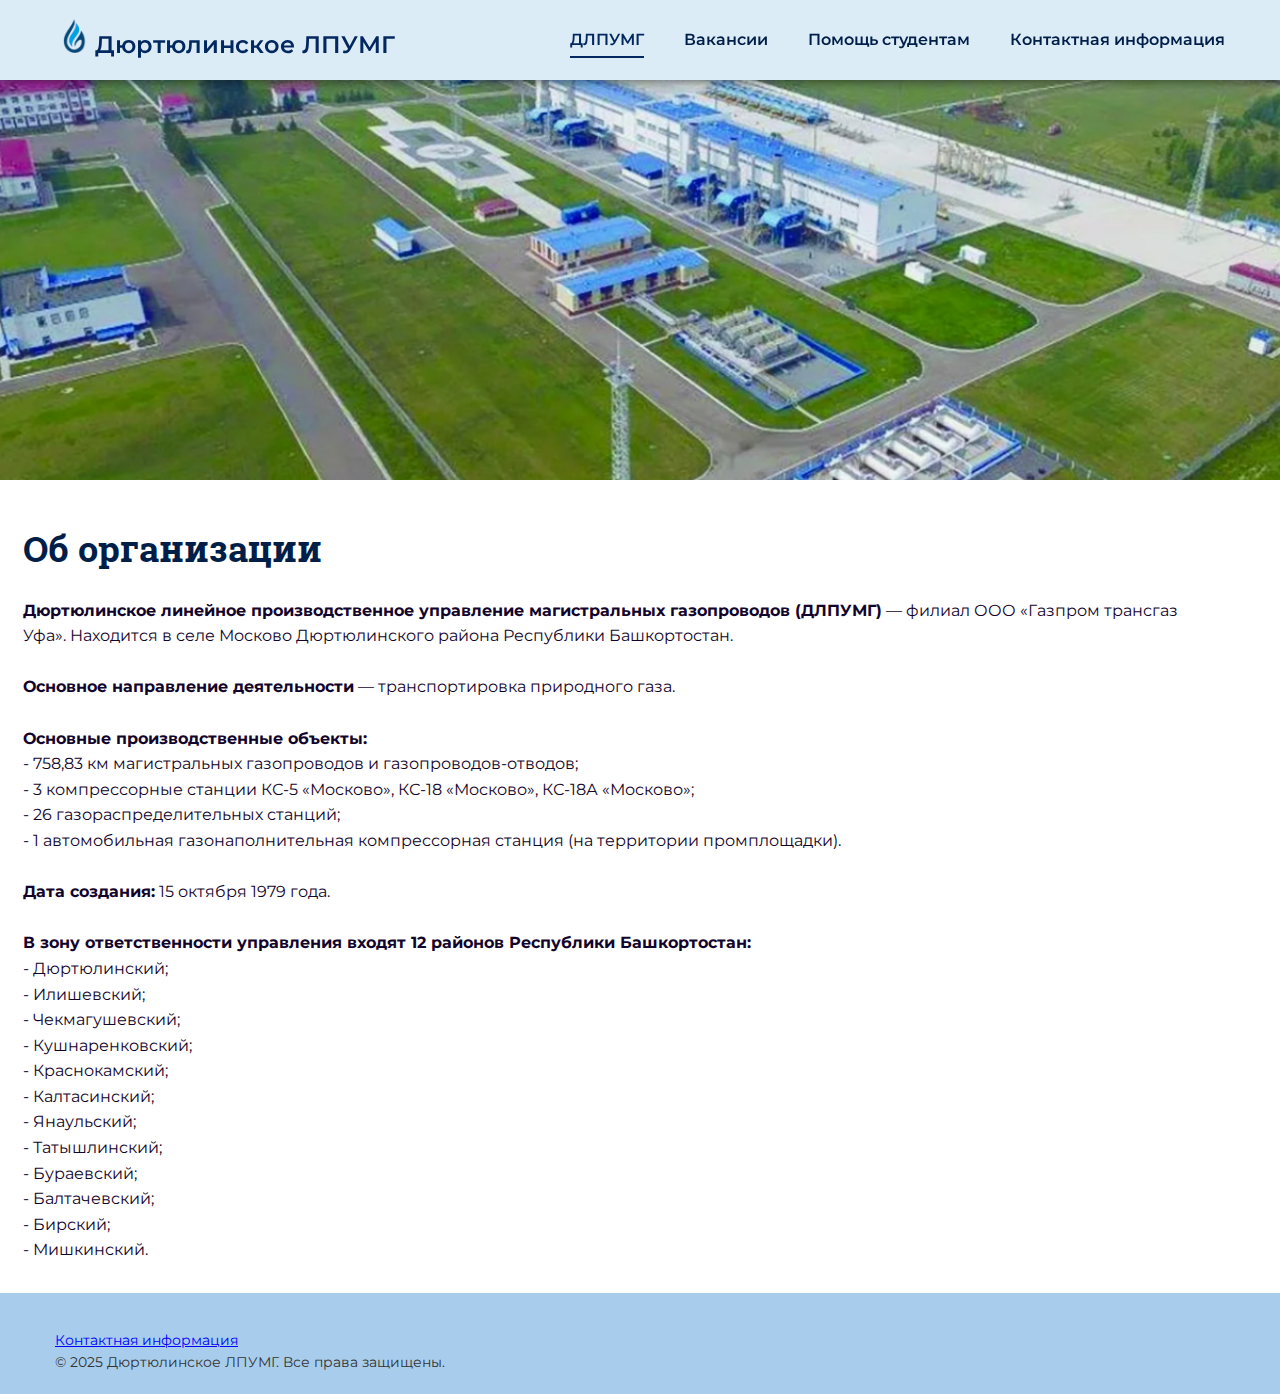
<file: index.html>
<!DOCTYPE html>
<html lang="ru">
<head>
    <meta charset="UTF-8">
    <meta name="viewport" content="width=device-width, initial-scale=1.0">
    <title>ДЛПУМГ</title>
    <link rel="icon" href="../images/logo_logo.png" type="image/x-icon">
    <link rel="stylesheet" href="css/style.css">  
    <link href="https://fonts.googleapis.com/css2?family=Montserrat:wght@400;600;700&family=Roboto+Slab:wght@300;400;700&display=swap" rel="stylesheet">
</head>
<body>
    <header class="header">
        <div class="container">
            <div class="header__inner">
                <div class="header__logo"><a href="index.html"><img src="../images/logo_logo.png" alt="foto" class="logo-image"/>Дюртюлинское ЛПУМГ</a></div>
                <nav class="nav">
                    <a class="nav__link active" href="index.html">ДЛПУМГ</a>
                    <a class="nav__link" href="vakanciya.html">Вакансии</a>
                    <a class="nav__link" href="student.html">Помощь студентам</a>
                    <a class="nav__link" href="about.html">Контактная информация</a>
                </nav>
            </div>
        </div>
        <div class="menu-toggle">
            <span></span>
            <span></span>
            <span></span>
        </div>                                                  
    </header>

    <div class="image-slider">
        <img src="./images/foto1.png" alt="foto" class="active">
        <img src="./images/foto2.png" alt="foto">
        <img src="./images/foto3.png" alt="foto">
    </div>

    <section id="content" class="section">
        <div class="container">
            <div class="section__header">
                <h2 class="section__title">Об организации</h2>
                <div class="section__text"><strong>Дюртюлинское линейное производственное управление магистральных газопроводов (ДЛПУМГ)</strong> — филиал ООО «Газпром трансгаз Уфа». 
                                            Находится в селе Москово Дюртюлинского района Республики Башкортостан.<br><br>
                                            <strong>Основное направление деятельности</strong> — транспортировка природного газа.<br><br>
                                            <strong>Основные производственные объекты:</strong><br>
                                            - 758,83 км магистральных газопроводов и газопроводов-отводов;<br>
                                            - 3 компрессорные станции КС-5 «Москово», КС-18 «Москово», КС-18А «Москово»;<br>
                                            - 26 газораспределительных станций;<br>
                                            - 1 автомобильная газонаполнительная компрессорная станция (на территории промплощадки).<br><br>
                                            <strong>Дата создания:</strong> 15 октября 1979 года.<br><br> 
                                            <strong>В зону ответственности управления входят 12 районов Республики Башкортостан:</strong><br>
                                            - Дюртюлинский;<br>
                                            - Илишевский;<br>
                                            - Чекмагушевский;<br>
                                            - Кушнаренковский;<br>
                                            - Краснокамский;<br>
                                            - Калтасинский;<br>
                                            - Янаульский;<br>
                                            - Татышлинский;<br>
                                            - Бураевский;<br>
                                            - Балтачевский;<br>
                                            - Бирский;<br>
                                            - Мишкинский.
                </div>
            </div>
        </div>
    </section>
    
    <footer class="footer">
        <div class="container">
            <div class="copyright">
                <a class="fotter_a" href="about.html">Контактная информация</a><br>
                © 2025 Дюртюлинское ЛПУМГ. Все права защищены.
            </div>
        </div>
    </footer>

    <script>
        document.addEventListener('DOMContentLoaded', () => {
        const slides = document.querySelectorAll('.image-slider img');
        let currentSlide = 0;
        const totalSlides = slides.length;
        setInterval(() => {
        slides[currentSlide].classList.remove('active');
        currentSlide = (currentSlide + 1) % totalSlides;
        slides[currentSlide].classList.add('active');
        }, 2000);
        });

        const menuToggle = document.querySelector('.menu-toggle');
        const nav = document.querySelector('.nav');
        menuToggle.addEventListener('click', () => {
            menuToggle.classList.toggle('active');
            nav.classList.toggle('active');
        });
      </script>
</body>
</html>
</file>
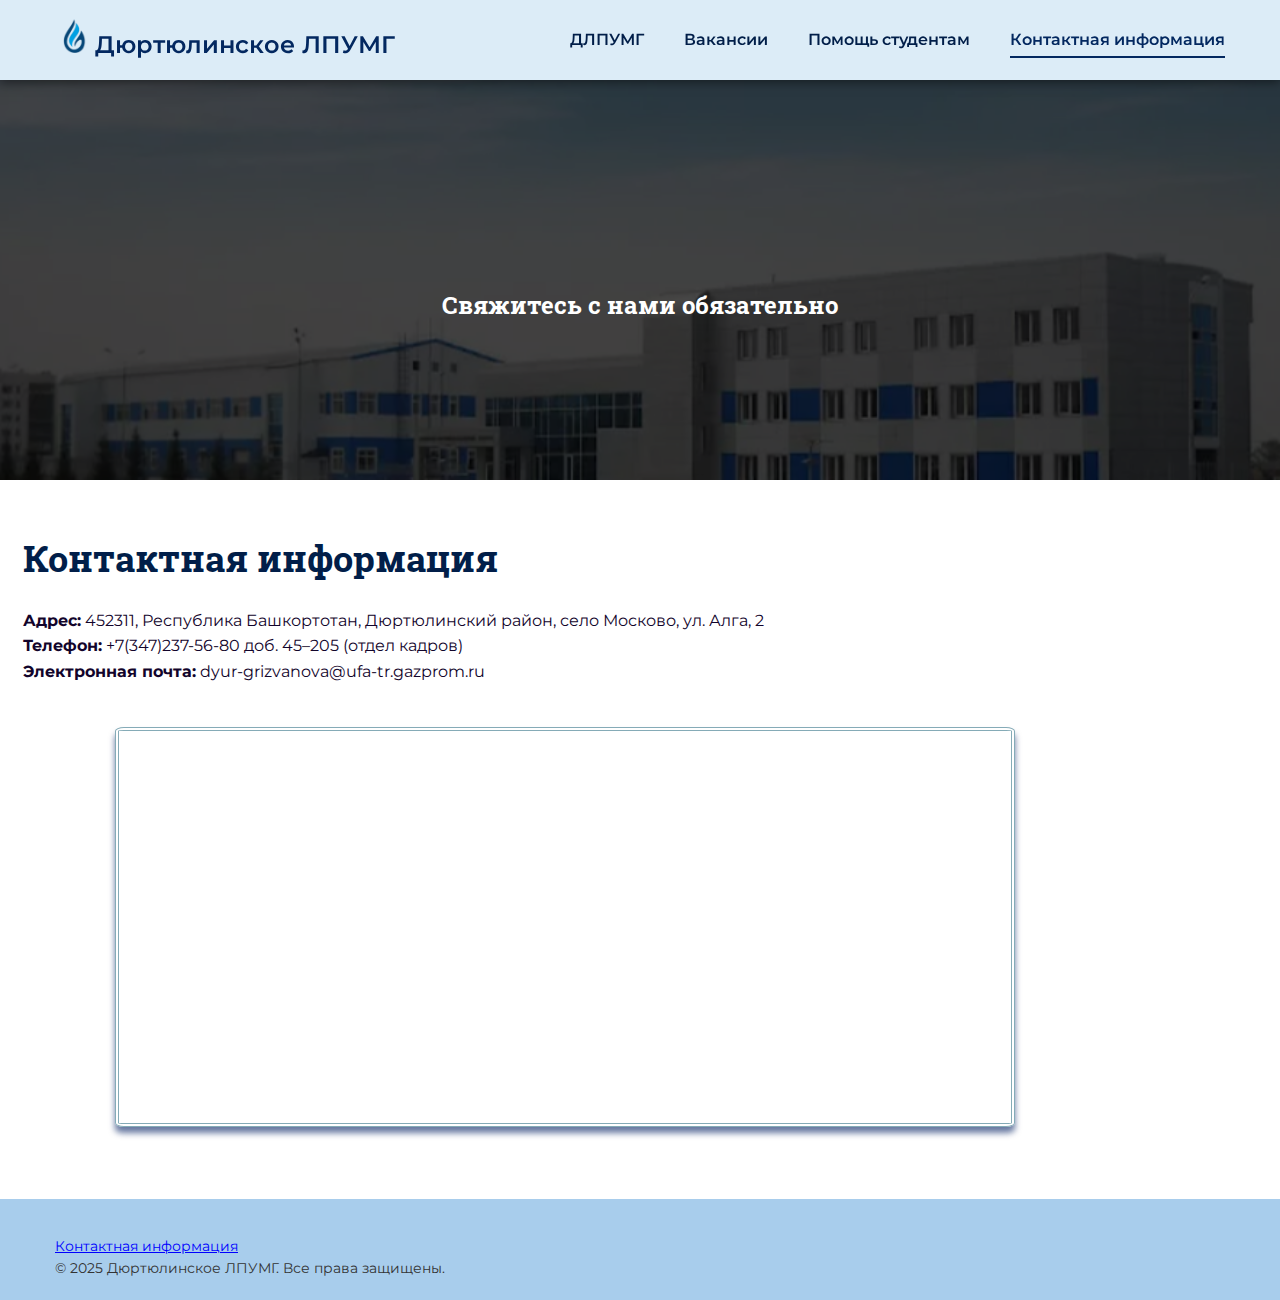
<file: about.html>
<!DOCTYPE html>
<html lang="ru">
<head>
    <meta charset="UTF-8">
    <meta name="viewport" content="width=device-width, initial-scale=1.0">
    <title>Контактная информация</title>
    <link rel="icon" href="../images/logo_logo.png" type="image/x-icon">
    <link rel="stylesheet" href="css/style.css">
    <link href="https://fonts.googleapis.com/css2?family=Montserrat:wght@400;600;700&family=Roboto+Slab:wght@300;400;700&display=swap" rel="stylesheet">
</head>
<body>
    <header class="header">
        <div class="container">
            <div class="header__inner">
                <div class="header__logo"><a href="index.html"><img src="../images/logo_logo.png" alt="foto" class="logo-image"/>Дюртюлинское ЛПУМГ</a></div>
                <nav class="nav">
                    <a class="nav__link" href="index.html">ДЛПУМГ</a>
                    <a class="nav__link" href="vakanciya.html">Вакансии</a>
                    <a class="nav__link" href="student.html">Помощь студентам</a>
                    <a class="nav__link active" href="about.html">Контактная информация</a>
                </nav>
            </div>
        </div>
        <div class="menu-toggle">
            <span></span>
            <span></span>
            <span></span>
        </div>
    </header>

    <div class="page-intro" style="background-image: url('./images/foto6.png');">
        <div class="container">
            <div class="page-intro__inner">
                <h1 class="page-intro__title">Свяжитесь с нами обязательно</h1>
            </div>
        </div>
    </div>

    <section id="content" class="section">
        <div class="container">
            <div class="section__header">
                <h3 class="section__title">Контактная информация</h3>
                    <div class="section__text">
                        <strong>Адрес:</strong> 452311, Республика Башкортотан, Дюртюлинский район, село Москово, ул. Алга, 2<br>
                        <strong>Телефон:</strong> +7(347)237-56-80 доб. 45–205 (отдел кадров)<br>
                        <strong>Электронная почта:</strong> dyur-grizvanova@ufa-tr.gazprom.ru
                    </div>
            </div>
        </div>
    </section>

    <iframe class="iframe" src="https://yandex.ru/map-widget/v1/?um=constructor%3Abe47da9e3aa7ea168752e49426980d02ad2462006470fb3bc783b651e126b3b0&amp;source=constructor" width="900" height="400"></iframe>    
  
    <footer class="footer">
        <div class="container">
            <div class="copyright">
                <a class="fotter_a" href="about.html">Контактная информация</a><br>
                © 2025 Дюртюлинское ЛПУМГ. Все права защищены.
            </div>
        </div>
    </footer>

    <script>
        // Гамбургер меню
        const menuToggle = document.querySelector('.menu-toggle');
        const nav = document.querySelector('.nav');
        
        menuToggle.addEventListener('click', () => {
            menuToggle.classList.toggle('active');
            nav.classList.toggle('active');
        });
    </script>
    
</body>
</html>
</file>
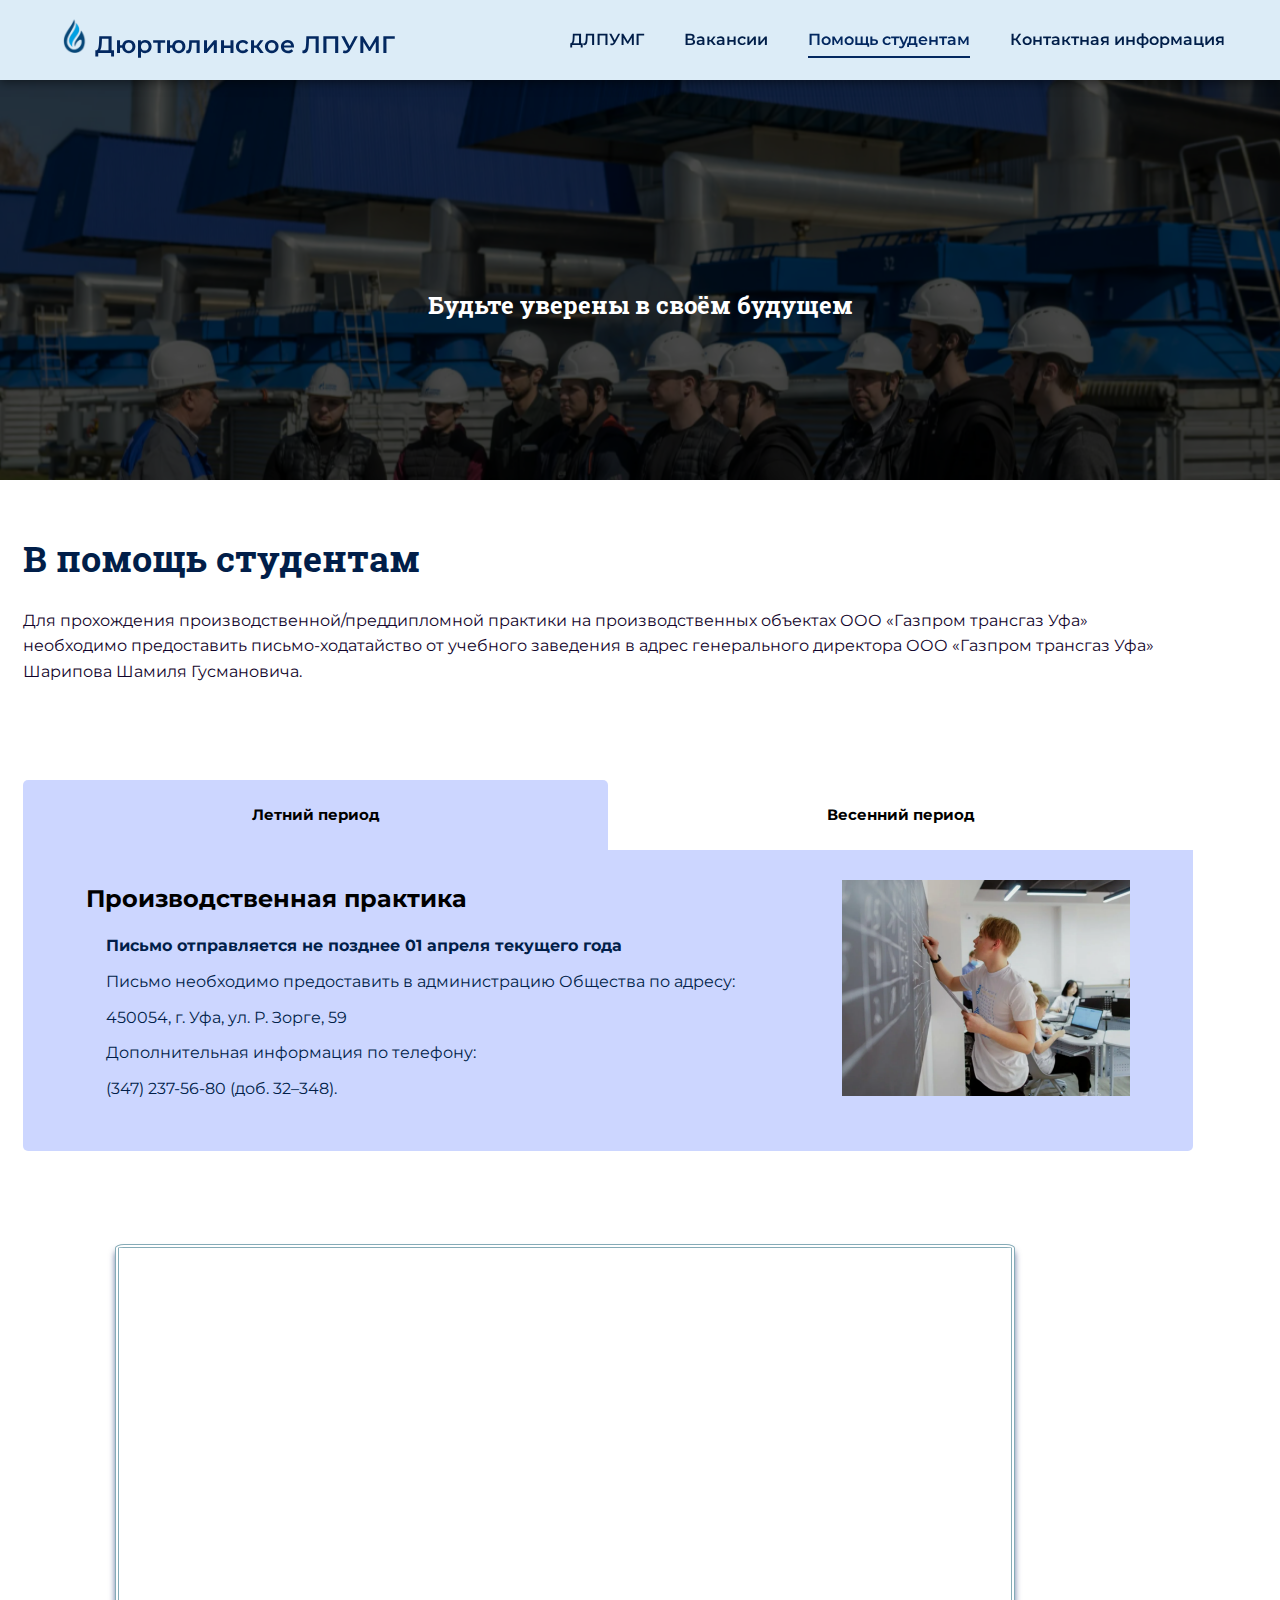
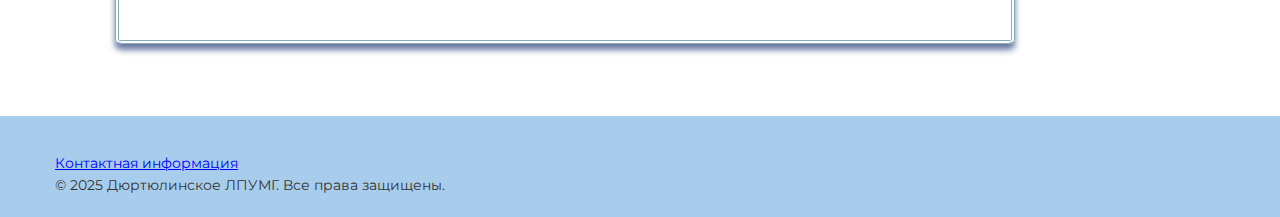
<file: student.html>
<!DOCTYPE html>
<html lang="ru">
<head>
    <meta charset="UTF-8">
    <meta name="viewport" content="width=device-width, initial-scale=1.0">
    <title>Помощь студентам</title>
    <link rel="icon" href="../images/logo_logo.png" type="image/x-icon">
    <link rel="stylesheet" href="css/style.css">
    <link href="https://fonts.googleapis.com/css2?family=Montserrat:wght@400;600;700&family=Roboto+Slab:wght@300;400;700&display=swap" rel="stylesheet">
</head>
<body>
    <header class="header">
        <div class="container">
            <div class="header__inner">
                <div class="header__logo"><a href="index.html"><img src="../images/logo_logo.png" alt="foto" class="logo-image"/>Дюртюлинское ЛПУМГ</a></div>
                <nav class="nav">
                    <a class="nav__link" href="index.html">ДЛПУМГ</a>
                    <a class="nav__link" href="vakanciya.html">Вакансии</a>
                    <a class="nav__link active" href="student.html">Помощь студентам</a>
                    <a class="nav__link" href="about.html">Контактная информация</a>
                </nav>
            </div>
        </div>
        <div class="menu-toggle">
            <span></span>
            <span></span>
            <span></span>
        </div>
    </header>

    <div class="page-intro" style="background-image: url(./images/foto5.png)">
        <div class="container">
            <div class="page-intro__inner" >
                <h1 class="page-intro__title">Будьте уверены в своём будущем</h1>
            </div>
        </div>
    </div>

    <section id="content" class="section">
        <div class="container">
            <div class="section__header">
                <h2 class="section__title">В помощь студентам</h2>
                <div class="section__text">Для прохождения производственной/преддипломной практики на производственных объектах ООО «Газпром трансгаз Уфа» 
                                            необходимо предоставить письмо-ходатайство от учебного заведения в адрес генерального директора 
                                            ООО «Газпром трансгаз Уфа» Шарипова Шамиля Гусмановича.<br><br>

                </div>
            </div>
        </div>
    </section>

    <section class="section">
        <div class="container">
            <div class="tabs">
                <button class="tab-btn active" data-tab="deposits"><strong>Летний период</strong></button>
                <button class="tab-btn" data-tab="credits"><strong>Весенний период</strong></button>
            </div>
            <div class="tab-content active" id="deposits">
                <div class="tab-content-description">
                    <h2>Производственная практика</h2>
                    <ul>
                        <li><strong>Письмо отправляется не позднее 01 апреля текущего года</strong></li>
                        <li>Письмо необходимо предоставить в администрацию Общества по адресу:</li>
                        <li>450054, г. Уфа, ул. Р. Зорге, 59</li>
                        <li>Дополнительная информация по телефону:</li>
                        <li>(347) 237-56-80 (доб. 32–348).</li>
                    </ul>
                </div>
                <div class="tab-content-img">
                    <img src="./images/student_1.png" alt="foto">
                </div>
            </div>
            <div class="tab-content" id="credits">
                <div class="tab-content-description">
                    <h2>Преддипломная практика</h2>
                    <ul>
                        <li><strong>Письмо отправляется не позднее 01 ноября текущего года</strong></li>
                        <li>Письмо необходимо предоставить в администрацию Общества по адресу:</li>
                        <li>450054, г. Уфа, ул. Р. Зорге, 59</li>
                        <li>Дополнительная информация по телефону:</li>
                        <li>(347) 237-56-80 (доб. 32–348).</li>
                    </ul>
                </div>
                <div class="tab-content-img">
                    <img src="./images/student_2.png" alt="foto">
                </div>
            </div>
        </div>
    </section>


    

    <iframe class="iframe" src="https://yandex.ru/map-widget/v1/?um=constructor%3Ad1bd341809ad7b6966760e120f51923a99f548a3c07a16051fe4a52947093e6e&amp;source=constructor" width="900" height="400"></iframe>

    <footer class="footer">
        <div class="container">
            <div class="copyright">
                <a class="fotter_a" href="about.html">Контактная информация</a><br>
                © 2025 Дюртюлинское ЛПУМГ. Все права защищены.
            </div>
        </div>
    </footer>
    <script>
        
        const tabBtns = document.querySelectorAll('.tab-btn');
        const tabContents = document.querySelectorAll('.tab-content');
        
        tabBtns.forEach(btn => {
            btn.addEventListener('click', () => {
                const tabId = btn.getAttribute('data-tab');
                
                tabBtns.forEach(b => b.classList.remove('active'));
                tabContents.forEach(c => c.classList.remove('active'));
                
                btn.classList.add('active');
                document.getElementById(tabId).classList.add('active');
            });
        });
        
        
        const menuToggle = document.querySelector('.menu-toggle');
        const nav = document.querySelector('.nav');
        
        menuToggle.addEventListener('click', () => {
            menuToggle.classList.toggle('active');
            nav.classList.toggle('active');
        });
    </script>
</body>
</html>
</file>
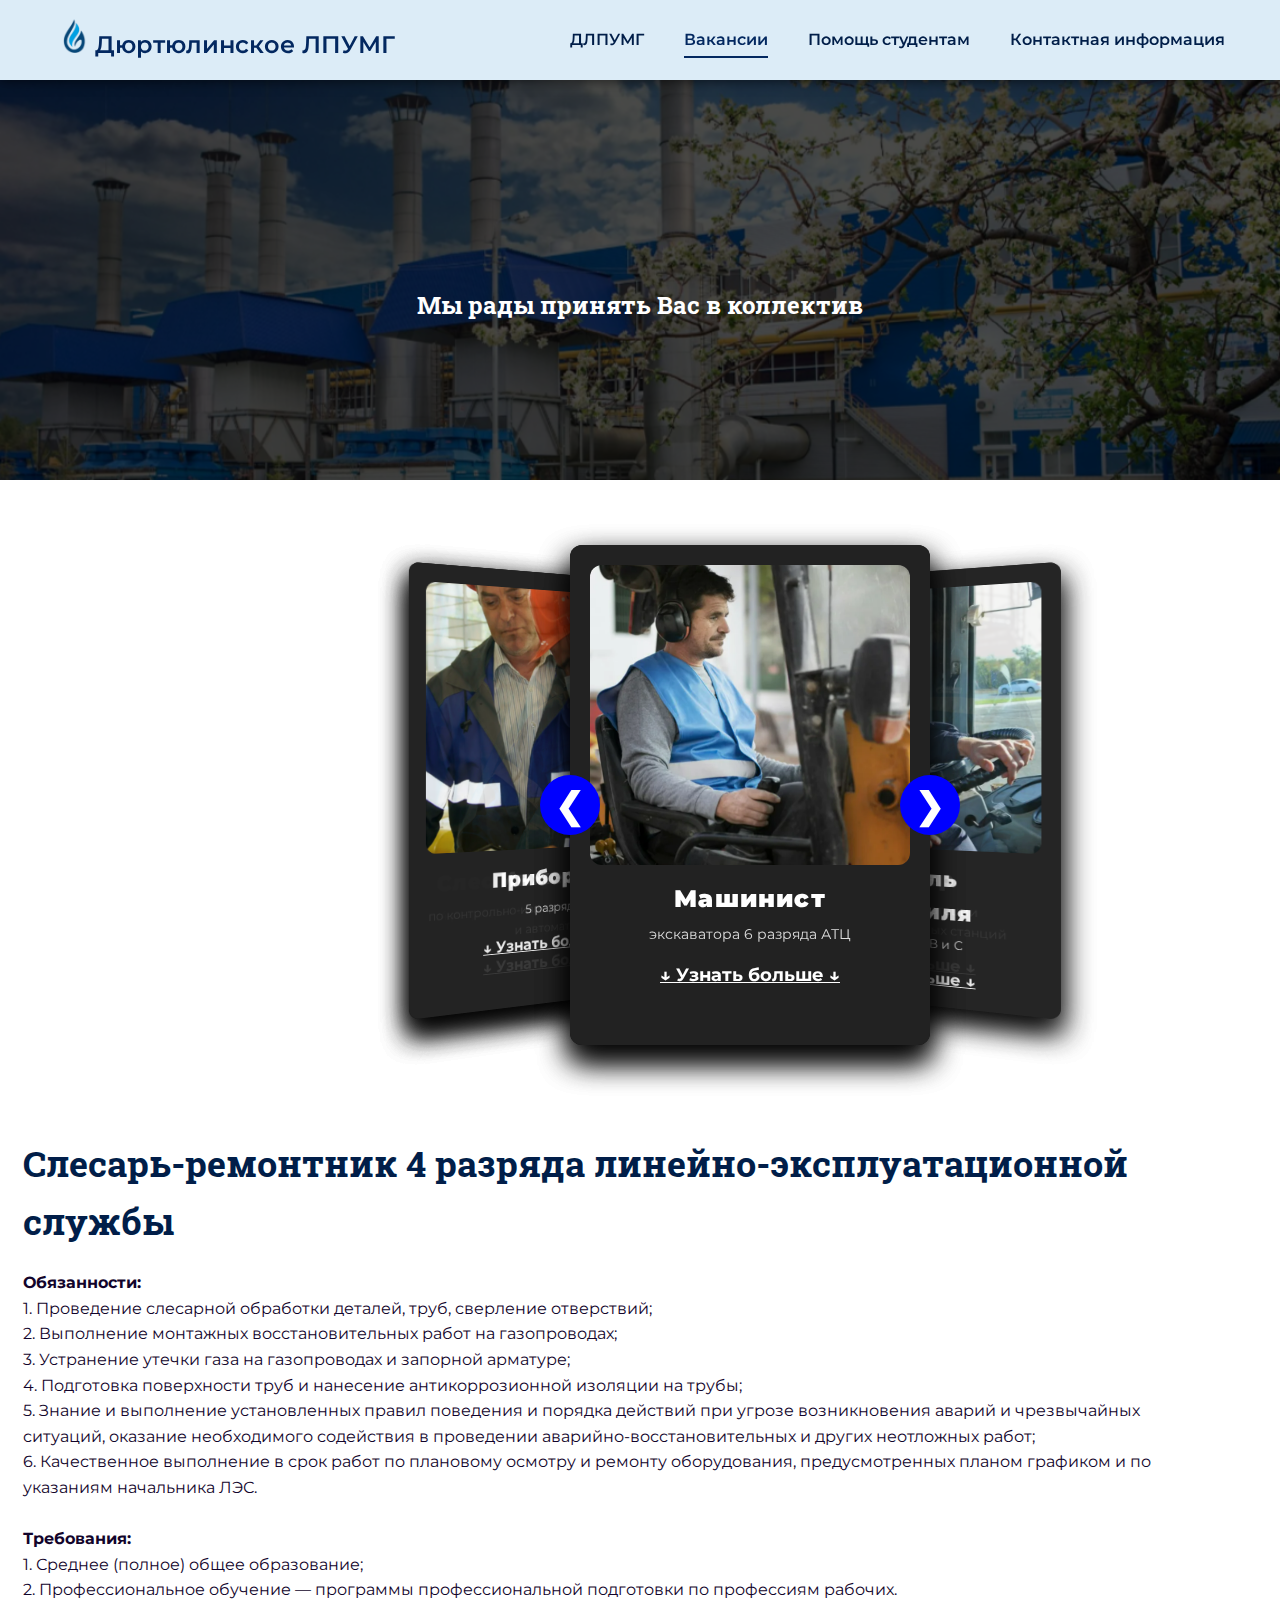
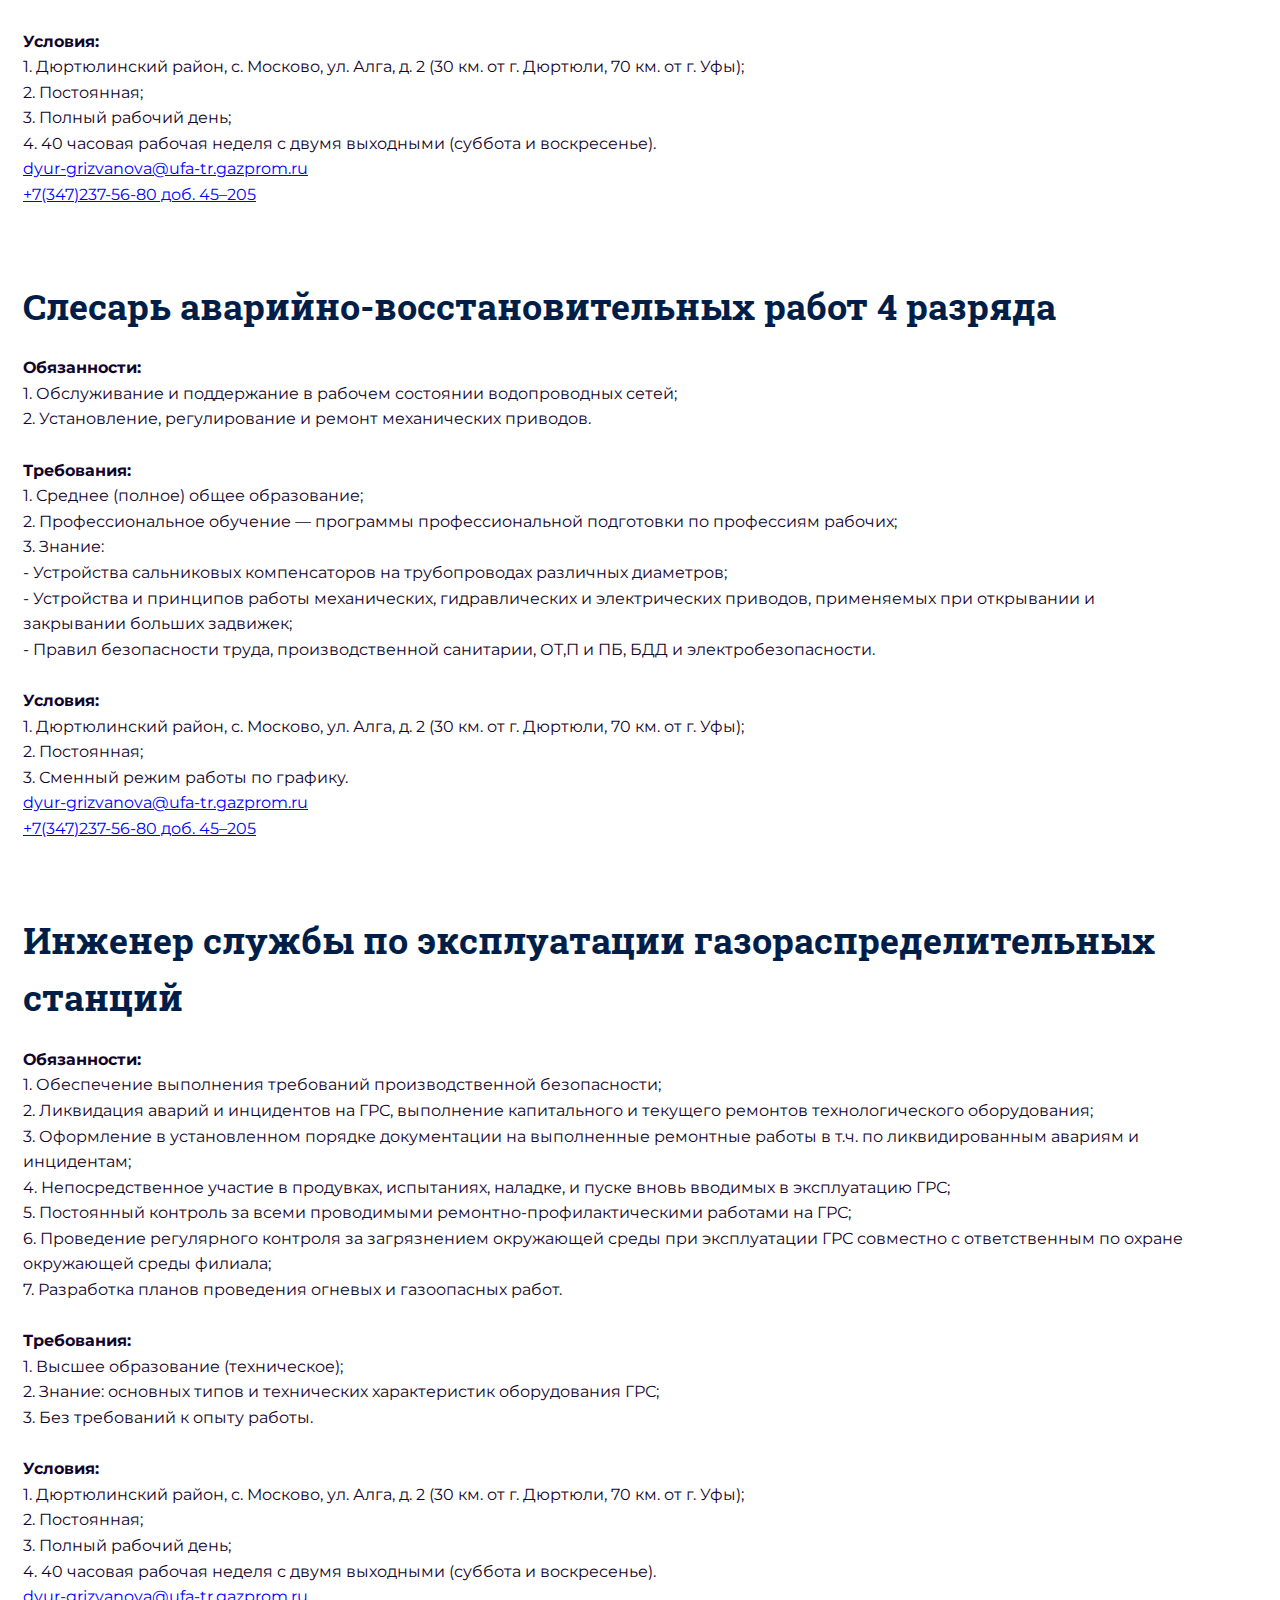
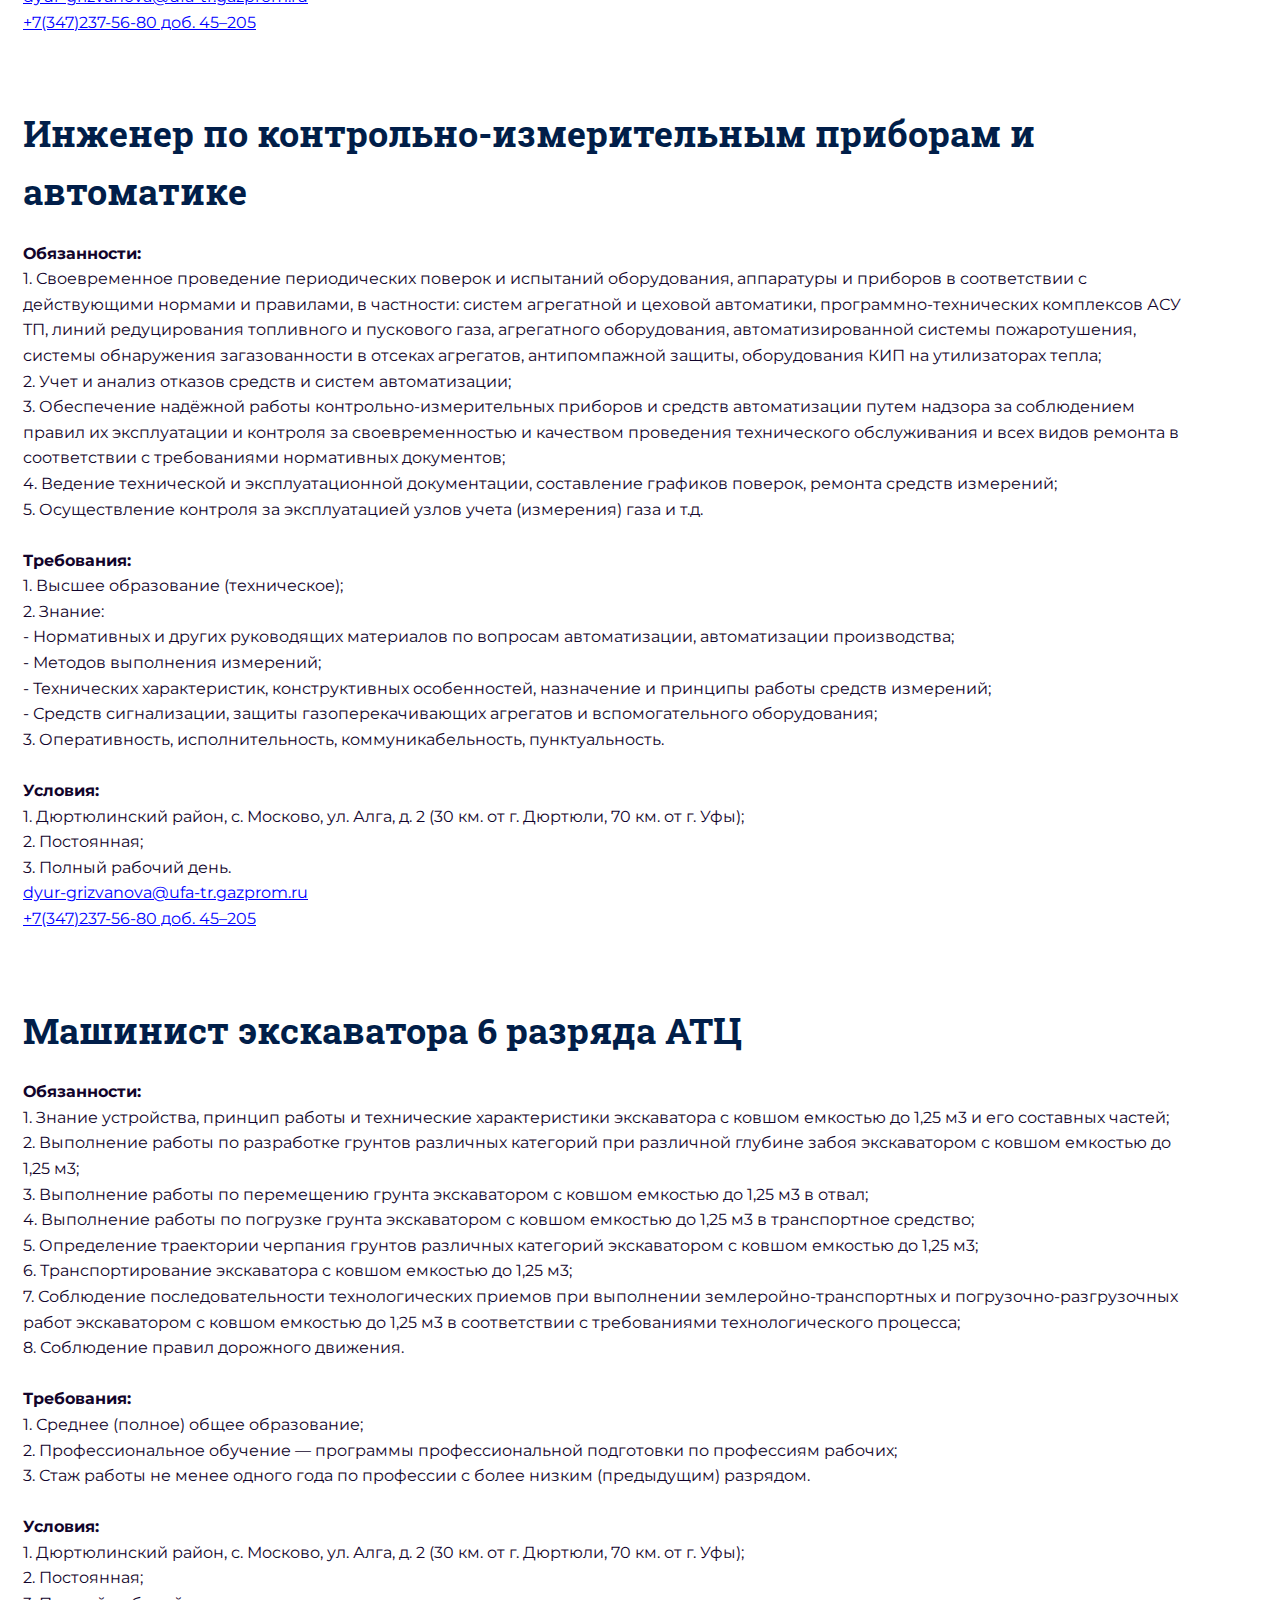
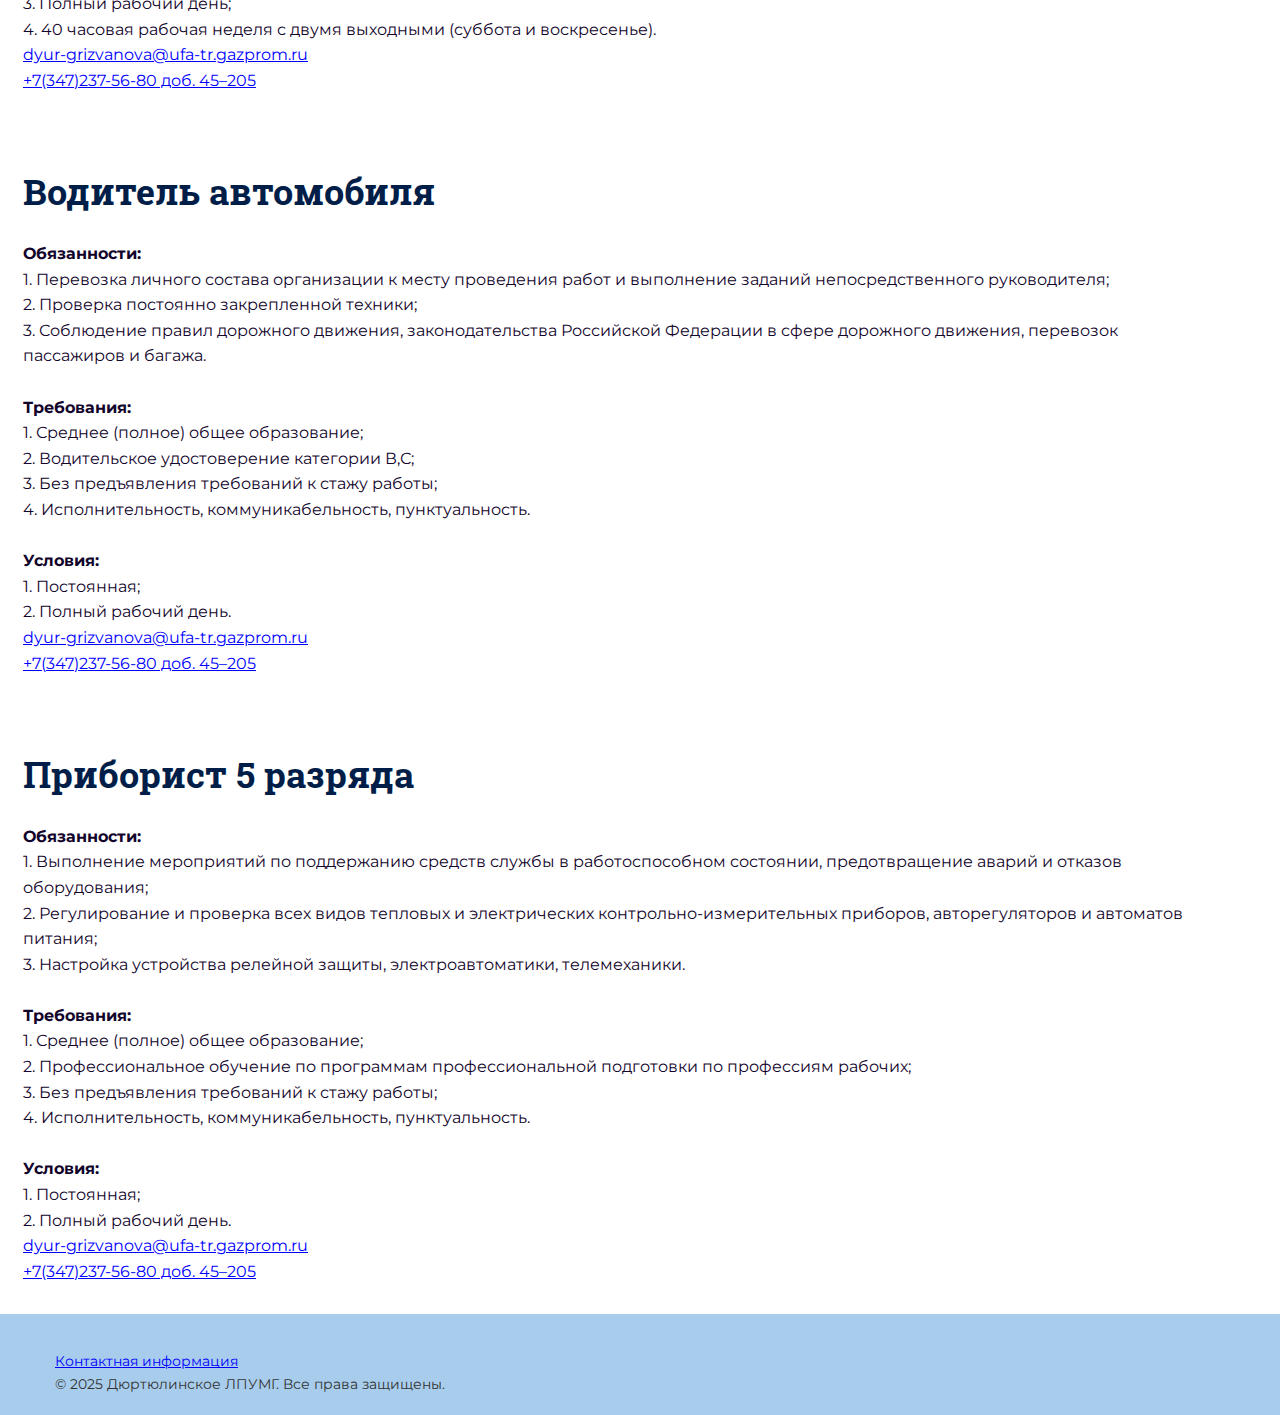
<file: vakanciya.html>
<!DOCTYPE html>
<html lang="ru">
<head>
    <meta charset="UTF-8" />
    <meta name="viewport" content="width=device-width, initial-scale=1.0" />
    <title>Вакансии ДЛПУМГ</title>
    <link rel="icon" href="../images/logo_logo.png" type="image/x-icon">
    <link rel="stylesheet" href="css/style.css">
    <link href="https://fonts.googleapis.com/css2?family=Montserrat:wght@400;600;700&family=Roboto+Slab:wght@300;400;700&display=swap" rel="stylesheet">
</head>
<body>
    <header class="header">
        <div class="container">
            <div class="header__inner">
                <div class="header__logo"><a href="index.html"><img src="../images/logo_logo.png" alt="foto" class="logo-image"/>Дюртюлинское ЛПУМГ</a></div>
                <nav class="nav">
                    <a class="nav__link" href="index.html">ДЛПУМГ</a>
                    <a class="nav__link active" href="vakanciya.html">Вакансии</a>
                    <a class="nav__link" href="student.html">Помощь студентам</a>
                    <a class="nav__link" href="about.html">Контактная информация</a>
                </nav>
            </div>
        </div>
        <div class="menu-toggle">
            <span></span>
            <span></span>
            <span></span>
        </div>
    </header>

    <div class="page-intro" style="background-image: url(./images/foto4.png)">
        <div class="container">
            <div class="page-intro__inner" >
                <h1 class="page-intro__title">Мы рады принять Вас в коллектив</h1>
            </div>
        </div>
    </div>

    <div class="carousel" id="carousel">
        <div class="carousel__container">
            <div class="carousel__slide" data-target="vak1">
                <img src="./images/f_1.png" alt="foto" />
                <h2>Cлесарь-ремонтник</h2>
                <p>4 разряда линейно-эксплуатационной службы</p>
                <h3>↓ Узнать больше ↓</h3> 
            </div>
            <div class="carousel__slide" data-target="vak2">
                <img src="./images/f_2.png" alt="foto" />
                <h2>Слесарь</h2>
                <p>аварийно-восстановительных работ 4 разряда</p>
                <h3>↓ Узнать больше ↓</h3> 
            </div>
            <div class="carousel__slide" data-target="vak3">
                <img src="./images/f_3.png" alt="foto" />
                <h2>Инженер</h2>
                <p>службы по эксплуатации газораспределительных станций</p>
                <h3>↓ Узнать больше ↓</h3> 
            </div>
            <div class="carousel__slide" data-target="vak4">
                <img src="./images/f_4.png" alt="foto" />
                <h2>Инженер</h2>
                <p>по контрольно-измерительным приборам и автоматике</p>
                <h3>↓ Узнать больше ↓</h3> 
            </div>
            <div class="carousel__slide" data-target="vak5">
                <img src="./images/f_5.png" alt="foto" />
                <h2>Машинист</h2>
                <p>экскаватора 6 разряда АТЦ</p>
                <h3>↓ Узнать больше ↓</h3> 
            </div>
            <div class="carousel__slide" data-target="vak6">
                <img src="./images/f_6.png" alt="foto" />
                <h2>Водитель автомобиля</h2>
                <p>с категориями В и С</p>
                <h3>↓ Узнать больше ↓</h3> 
            </div>
            <div class="carousel__slide" data-target="vak7">
                <img src="./images/f_7.png" alt="foto" />
                <h2>Приборист</h2>
                <p>5 разряда</p>
                <h3>↓ Узнать больше ↓</h3> 
            </div>
        </div>
        <div class="carousel__arrow carousel__arrow--left"><h2>&#10094;</h2></div>
        <div class="carousel__arrow carousel__arrow--right"><h2>&#10095;</h2></div>
    </div>

    <section id="vak1" class="section">
        <div class="container">
            <div class="section__header">
                <h2 class="section__title">Cлесарь-ремонтник 4 разряда линейно-эксплуатационной службы</h2>
                <div class="section__text"><strong>Обязанности:</strong><br>
                                            1. Проведение слесарной обработки деталей, труб, сверление отверствий;<br>
                                            2. Выполнение монтажных восстановительных работ на газопроводах;<br>
                                            3. Устранение утечки газа на газопроводах и запорной арматуре;<br>
                                            4. Подготовка поверхности труб и нанесение антикоррозионной изоляции на трубы;<br>
                                            5. Знание и выполнение установленных правил поведения и порядка действий при угрозе возникновения аварий и чрезвычайных ситуаций, 
                                            оказание необходимого содействия в проведении аварийно-восстановительных и других неотложных работ;<br>
                                            6. Качественное выполнение в срок работ по плановому осмотру и ремонту оборудования, предусмотренных 
                                            планом графиком и по указаниям начальника ЛЭС.<br><br>
                                            <strong>Требования:</strong><br>
                                            1. Среднее (полное) общее образование;<br>
                                            2. Профессиональное обучение — программы профессиональной подготовки по профессиям рабочих.<br><br>
                                            <strong>Условия:</strong><br>
                                            1. Дюртюлинский район, с. Москово, ул. Алга, д. 2 (30 км. от г. Дюртюли, 70 км. от г. Уфы);<br>
                                            2. Постоянная;<br>
                                            3. Полный рабочий день;<br>
                                            4. 40 часовая рабочая неделя с двумя выходными (суббота и воскресенье).<br>
                                            <a class="fotter_a">dyur-grizvanova@ufa-tr.gazprom.ru</a><br>
                                            <a class="fotter_a">+7(347)237-56-80 доб. 45–205</a>
                </div>
            </div>
        </div>
    </section>
    <section id="vak2" class="section">
        <div class="container">
            <div class="section__header">
                <h2 class="section__title">Слесарь аварийно-восстановительных работ 4 разряда</h2>
                <div class="section__text"><strong>Обязанности:</strong><br>
                                            1. Обслуживание и поддержание в рабочем состоянии водопроводных сетей;<br>
                                            2. Установление, регулирование и ремонт механических приводов.<br><br>
                                            <strong>Требования:</strong><br>
                                            1. Среднее (полное) общее образование;<br>
                                            2. Профессиональное обучение — программы профессиональной подготовки по профессиям рабочих;<br>
                                            3. Знание:<br>
                                            - Устройства сальниковых компенсаторов на трубопроводах различных диаметров;<br>
                                            - Устройства и принципов работы механических, гидравлических и электрических приводов, 
                                            применяемых при открывании и закрывании больших задвижек;<br>
                                            - Правил безопасности труда, производственной санитарии, ОТ,П и ПБ, БДД и электробезопасности.<br><br>
                                            <strong>Условия:</strong><br>
                                            1. Дюртюлинский район, с. Москово, ул. Алга, д. 2 (30 км. от г. Дюртюли, 70 км. от г. Уфы);<br>
                                            2. Постоянная;<br>
                                            3. Сменный режим работы по графику.<br>
                                            <a class="fotter_a">dyur-grizvanova@ufa-tr.gazprom.ru</a><br>
                                            <a class="fotter_a">+7(347)237-56-80 доб. 45–205</a>
                </div>
            </div>
        </div>
    </section>
    <section id="vak3" class="section">
        <div class="container">
            <div class="section__header">
                <h2 class="section__title">Инженер службы по эксплуатации газораспределительных станций</h2>
                <div class="section__text"><strong>Обязанности:</strong><br>
                                            1. Обеспечение выполнения требований производственной безопасности;<br>
                                            2. Ликвидация аварий и инцидентов на ГРС, выполнение капитального и текущего ремонтов технологического оборудования;<br>
                                            3. Оформление в установленном порядке документации на выполненные ремонтные работы в т.ч. по ликвидированным авариям и инцидентам;<br>
                                            4. Непосредственное участие в продувках, испытаниях, наладке, и пуске вновь вводимых в эксплуатацию ГРС;<br>
                                            5. Постоянный контроль за всеми проводимыми ремонтно-профилактическими работами на ГРС;<br>
                                            6. Проведение регулярного контроля за загрязнением окружающей среды при эксплуатации ГРС совместно с ответственным по охране окружающей среды филиала;<br>
                                            7. Разработка планов проведения огневых и газоопасных работ.<br><br>
                                            <strong>Требования:</strong><br>
                                            1. Высшее образование (техническое);<br>
                                            2. Знание: основных типов и технических характеристик оборудования ГРС;<br>
                                            3. Без требований к опыту работы.<br><br>
                                            <strong>Условия:</strong><br>
                                            1. Дюртюлинский район, с. Москово, ул. Алга, д. 2 (30 км. от г. Дюртюли, 70 км. от г. Уфы);<br>
                                            2. Постоянная;<br>
                                            3. Полный рабочий день;<br>
                                            4. 40 часовая рабочая неделя с двумя выходными (суббота и воскресенье).<br>
                                            <a class="fotter_a">dyur-grizvanova@ufa-tr.gazprom.ru</a><br>
                                            <a class="fotter_a">+7(347)237-56-80 доб. 45–205</a>
                </div>
            </div>
        </div>
    </section>
    <section id="vak4" class="section">
        <div class="container">
            <div class="section__header">
                <h2 class="section__title">Инженер по контрольно-измерительным приборам и автоматике</h2>
                <div class="section__text"><strong>Обязанности:</strong><br>
                                            1. Своевременное проведение периодических поверок и испытаний оборудования, 
                                            аппаратуры и приборов в соответствии с действующими нормами и правилами, 
                                            в частности: систем агрегатной и цеховой автоматики, программно-технических комплексов АСУ ТП, 
                                            линий редуцирования топливного и пускового газа, агрегатного оборудования, автоматизированной системы пожаротушения, 
                                            системы обнаружения загазованности в отсеках агрегатов, антипомпажной защиты, оборудования КИП на утилизаторах тепла;<br>
                                            2. Учет и анализ отказов средств и систем автоматизации;<br>
                                            3. Обеспечение надёжной работы контрольно-измерительных приборов и средств автоматизации путем надзора за соблюдением 
                                            правил их эксплуатации и контроля за своевременностью и качеством проведения технического обслуживания и всех видов ремонта 
                                            в соответствии с требованиями нормативных документов;<br>
                                            4. Ведение технической и эксплуатационной документации, составление графиков поверок, ремонта средств измерений;<br>
                                            5. Осуществление контроля за эксплуатацией узлов учета (измерения) газа и т.д.<br><br>
                                            <strong>Требования:</strong><br>
                                            1. Высшее образование (техническое);<br>
                                            2. Знание:<br>
                                            - Нормативных и других руководящих материалов по вопросам автоматизации, автоматизации производства;<br>
                                            - Методов выполнения измерений;<br>
                                            - Технических характеристик, конструктивных особенностей, назначение и принципы работы средств измерений;<br>
                                            - Средств сигнализации, защиты газоперекачивающих агрегатов и вспомогательного оборудования;<br>
                                            3. Оперативность, исполнительность, коммуникабельность, пунктуальность.<br><br>
                                            <strong>Условия:</strong><br>
                                            1. Дюртюлинский район, с. Москово, ул. Алга, д. 2 (30 км. от г. Дюртюли, 70 км. от г. Уфы);<br>
                                            2. Постоянная;<br>
                                            3. Полный рабочий день.<br>
                                            <a class="fotter_a">dyur-grizvanova@ufa-tr.gazprom.ru</a><br>
                                            <a class="fotter_a">+7(347)237-56-80 доб. 45–205</a>
                </div>
            </div>
        </div>
    </section>
    <section id="vak5" class="section">
        <div class="container">
            <div class="section__header">
                <h2 class="section__title">Машинист экскаватора 6 разряда АТЦ</h2>
                <div class="section__text"><strong>Обязанности:</strong><br>
                                            1. Знание устройства, принцип работы и технические характеристики экскаватора с ковшом емкостью до 1,25 м3 и его составных частей;<br>
                                            2. Выполнение работы по разработке грунтов различных категорий при различной глубине забоя экскаватором с ковшом емкостью до 1,25 м3;<br>
                                            3. Выполнение работы по перемещению грунта экскаватором с ковшом емкостью до 1,25 м3 в отвал;<br>
                                            4. Выполнение работы по погрузке грунта экскаватором с ковшом емкостью до 1,25 м3 в транспортное средство;<br>
                                            5. Определение траектории черпания грунтов различных категорий экскаватором с ковшом емкостью до 1,25 м3;<br>
                                            6. Транспортирование экскаватора с ковшом емкостью до 1,25 м3;<br>
                                            7. Соблюдение последовательности технологических приемов при выполнении землеройно-транспортных и погрузочно-разгрузочных работ 
                                            экскаватором с ковшом емкостью до 1,25 м3 в соответствии с требованиями технологического процесса;<br>
                                            8. Соблюдение правил дорожного движения.<br><br>
                                            <strong>Требования:</strong><br>
                                            1. Среднее (полное) общее образование;<br>
                                            2. Профессиональное обучение — программы профессиональной подготовки по профессиям рабочих;<br>
                                            3. Стаж работы не менее одного года по профессии с более низким (предыдущим) разрядом.<br><br>
                                            <strong>Условия:</strong><br>
                                            1. Дюртюлинский район, с. Москово, ул. Алга, д. 2 (30 км. от г. Дюртюли, 70 км. от г. Уфы);<br>
                                            2. Постоянная;<br>
                                            3. Полный рабочий день;<br>
                                            4. 40 часовая рабочая неделя с двумя выходными (суббота и воскресенье).<br>
                                            <a class="fotter_a">dyur-grizvanova@ufa-tr.gazprom.ru</a><br>
                                            <a class="fotter_a">+7(347)237-56-80 доб. 45–205</a>
                </div>
            </div>
        </div>
    </section>
    <section id="vak6" class="section">
        <div class="container">
            <div class="section__header">
                <h2 class="section__title">Водитель автомобиля</h2>
                <div class="section__text"><strong>Обязанности:</strong><br>
                                            1. Перевозка личного состава организации к месту проведения работ и выполнение заданий непосредственного руководителя;<br>
                                            2. Проверка постоянно закрепленной техники;<br>
                                            3. Соблюдение правил дорожного движения, законодательства Российской Федерации в сфере дорожного движения, перевозок пассажиров и багажа.<br><br>
                                            <strong>Требования:</strong><br>
                                            1. Среднее (полное) общее образование;<br>
                                            2. Водительское удостоверение категории В,С;<br>
                                            3. Без предъявления требований к стажу работы;<br>
                                            4. Исполнительность, коммуникабельность, пунктуальность.<br><br>
                                            <strong>Условия:</strong><br>
                                            1. Постоянная;<br>
                                            2. Полный рабочий день.<br>
                                            <a class="fotter_a">dyur-grizvanova@ufa-tr.gazprom.ru</a><br>
                                            <a class="fotter_a">+7(347)237-56-80 доб. 45–205</a>
                </div>
            </div>
        </div>
    </section>
    <section id="vak7" class="section">
        <div class="container">
            <div class="section__header">
                <h2 class="section__title">Приборист 5 разряда</h2>
                <div class="section__text"><strong>Обязанности:</strong><br>
                                            1. Выполнение мероприятий по поддержанию средств службы в работоспособном состоянии, предотвращение аварий и отказов оборудования;<br>
                                            2. Регулирование и проверка всех видов тепловых и электрических контрольно-измерительных приборов, авторегуляторов и автоматов питания;<br>
                                            3. Настройка устройства релейной защиты, электроавтоматики, телемеханики.<br><br>
                                            <strong>Требования:</strong><br>
                                            1. Среднее (полное) общее образование;<br>
                                            2. Профессиональное обучение по программам профессиональной подготовки по профессиям рабочих;<br>
                                            3. Без предъявления требований к стажу работы;<br>
                                            4. Исполнительность, коммуникабельность, пунктуальность.<br><br>
                                            <strong>Условия:</strong><br>
                                            1. Постоянная;<br>
                                            2. Полный рабочий день.<br>
                                            <a class="fotter_a">dyur-grizvanova@ufa-tr.gazprom.ru</a><br>
                                            <a class="fotter_a">+7(347)237-56-80 доб. 45–205</a>
                </div>
            </div>
        </div>
    </section>

    <div class="back-to-top" id="backToTop"><h2>↑</h2></div>

    <footer class="footer">
        <div class="container">
            <div class="copyright">
                <a class="fotter_a" href="about.html">Контактная информация</a><br>
                © 2025 Дюртюлинское ЛПУМГ. Все права защищены.
            </div>
        </div>
    </footer>
    <script>
        const container = document.querySelector('.carousel__container');
        const slides = Array.from(document.querySelectorAll('.carousel__slide'));
        const leftArrow = document.querySelector('.carousel__arrow--left');
        const rightArrow = document.querySelector('.carousel__arrow--right');
        const backToTopBtn = document.getElementById('backToTop');
        const carousel = document.getElementById('carousel');

        const positions = [
            { x: -200, z: -200, rotateY: 30, opacity: 0.9, zIndex: 1 },
            { x: 0,    z: 0,    rotateY: 0,  opacity: 1,   zIndex: 10 },
            { x: 200,  z: -200, rotateY: -30,opacity: 0.9, zIndex: 1 }
        ];

        let currentIndex = 0;

        function updateSlides() {
            for(let i = 0; i < slides.length; i++) {
                const slideIndex = (currentIndex + i) % slides.length;
                const pos = positions[i % positions.length];

                slides[slideIndex].style.transform = `translateX(${pos.x}px) translateZ(${pos.z}px) rotateY(${pos.rotateY}deg)`;
                slides[slideIndex].style.opacity = pos.opacity;
                slides[slideIndex].style.zIndex = pos.zIndex;
            }
        }

        leftArrow.addEventListener('click', () => {
            currentIndex = (currentIndex - 1 + slides.length) % slides.length;
            updateSlides();
        });

        rightArrow.addEventListener('click', () => {
            currentIndex = (currentIndex + 1) % slides.length;
            updateSlides();
        });

        slides.forEach(slide => {
            slide.addEventListener('click', () => {
                const targetId = slide.getAttribute('data-target');
                const targetSection = document.getElementById(targetId);
                if (targetSection) {
                    targetSection.scrollIntoView({ behavior: 'smooth' });
                }
            });
        });

        backToTopBtn.addEventListener('click', () => {
            carousel.scrollIntoView({ behavior: 'smooth' });
        });

        window.addEventListener('scroll', () => {
            if (window.pageYOffset > 300) {
                backToTopBtn.classList.add('show');
            } else {
                backToTopBtn.classList.remove('show');
            }
        });

        updateSlides();


        const menuToggle = document.querySelector('.menu-toggle');
        const nav = document.querySelector('.nav');
        
        menuToggle.addEventListener('click', () => {
            menuToggle.classList.toggle('active');
            nav.classList.toggle('active');
        });
    </script>
</body>
</html>
</file>
<file: css/style.css>
* {
    margin: 0;
    padding: 0;
    box-sizing: border-box;
}

body {
    font-family: 'Montserrat', sans-serif;
    color: #011e49;
    background-color: #ffffff;
    line-height: 1.6;
    overflow-x: hidden;
}

a {
    text-decoration: none;
    color: inherit;
    transition: all 0.3s ease;
}

img {
    max-width: 100%;
    height: auto;
    display: block;
}
ul {
    list-style: none;
}

.container {
    width: 100%;
    max-width: 1200px;
    margin: 0 auto;
    padding: 0 15px;
}

.btn {
    display: inline-block;
    padding: 12px 30px;
    background-color: #032860;
    color: white;
    border-radius: 30px;
    font-weight: 600;
    text-transform: uppercase;
    letter-spacing: 1px;
    transition: all 0.3s ease;
    border: none;
    cursor: pointer;
    font-size: 14px;
}

.btn:hover {
    background-color: #8f94fb;
    transform: translateY(-3px);
    box-shadow: 0 10px 20px rgba(0, 0, 0, 0.1);
}

.section {
    padding-top: 40px;
    max-width: 95%;
}

.section__header {
    text-align: left;
    margin-bottom: 30px;
}

.section__title {
    font-size: 36px;
    max-width: 100%;
    margin-bottom: 20px;
    font-family: 'Roboto Slab', serif;
    color: #011e49;
}

.section__text {
    font-size: 16px;
    color: #12042b;
    max-width: 100%;
    margin: 0 auto;
}

  
/* Header */
.header {
    position: fixed;
    top: 0;
    left: 0;
    width: 100%;
    z-index: 1000;
    background-color: rgba(218, 235, 247, 0.95);
    box-shadow: 0 2px 10px rgba(0, 0, 0, 0.5);
    transition: all 0.3s ease;
}

.header__inner {
    display: flex;
    justify-content: space-between;
    align-items: center;
    height: 80px;
}

.logo-link {
    text-decoration: none;
    color: inherit;
}

.logo-image {
    display: inline-block;
    width: 40px;
    height: auto;
}

.header__logo {
    display: inline-block;
    align-items: center;
    font-size: 24px;
    font-weight: 600;
    color: #032860;
    position: relative;
}

.nav {
    display: flex;
}

.nav__link {
    margin-left: 40px;
    font-size: 16px;
    font-weight: 600;
    color: #011e49;
    position: relative;
    padding: 5px 0;
}

.nav__link::after {
    content: '';
    position: absolute;
    bottom: 0;
    left: 0;
    width: 0;
    height: 2px;
    background-color: #032860;
    transition: width 0.3s ease;
}

.nav__link:hover::after,
.nav__link.active::after {
    width: 100%;
}

.nav__link.active {
    color: #032860;
}

.foto{
    height: 100%;
}

iframe{
    margin: 1%;
    margin-left: 9%;
    margin-bottom: 5%;
    border: 4px double #85abb7;
    border-radius: 1%;
    box-shadow: 0 6px 6px rgba(4, 31, 99, 0.6);
}

/* Стили слайдера */
.image-slider {
    position: relative;
    width: 100%;
    max-width: 100%;
    height: 400px; 
    margin-top: 80px;
    overflow: hidden;
    background-color: rgba(0, 0, 0, 0.5);
  }

  .image-slider img {
    position: absolute;
    top: 0;
    left: 0;
    width: 100%;
    height: 100%;
    object-fit: cover;
    opacity: 0;
    transition: opacity 1s ease-in-out;
  }

  .image-slider img.active {
    opacity: 1;
    z-index: 1;
  }

  /*footer*/
.footer {
    background-color: #a8cdec; 
    padding: 20px 0;
    font-family: 'Montserrat', sans-serif;
    font-size: 14px;
    color: #333; 
  }
  .copyright {
    margin-top: 16px;
    font-size: 14px;
    color: #333;
  }
  .fotter_a{
    text-decoration: underline;
    color: #0000ff;
    cursor: pointer;
  }
  .fotter_a:hover{
    color: #ff0000;
  }
  
/* Page Intro */
.page-intro {
    height: 400px;
    background-size: cover;
    background-position: center;
    background-repeat: no-repeat;
    display: flex;
    align-items: center;
    text-align: center;
    position: relative;
    padding-top: 70px;
    margin-top: 80px;
    margin-bottom: 10px;
}

.page-intro::before {
    content: '';
    position: absolute;
    top: 0;
    left: 0;
    width: 100%;
    height: 100%;
    background-color: rgba(0, 0, 0, 0.7);
}

.page-intro__inner {
    position: relative;
    z-index: 1;
    width: 100%;
}

.page-intro__title {
    color: white;
    font-size: 24px;
    font-weight: 700;
    margin-bottom: 20px;
    font-family: 'Roboto Slab', serif;
    animation: fadeInDown 1s ease;
}

.page-intro__subtitle {
    font-size: 22px;
    font-weight: 300;
    animation: fadeInDown 1s ease 0.2s forwards;
    opacity: 0;
}

/*ВАКАНСИЯ*/
  .carousel {
    position: relative;
    width: 600px;
    height: 400px;
    perspective: 1200px;
    margin-top: 65px;
    margin-bottom: 150px;
    margin-left: 270px;
  }

  .carousel__container {
    width: 100%;
    height: 100%;
    position: relative;
    transform-style: preserve-3d;
    transition: transform 0.8s ease;
  }

  .carousel__slide {
    position: absolute;
    width: 360px;
    height: 500px;
    top: 0;
    left: 50%;
    transform-style: preserve-3d;
    border-radius: 12px;
    overflow: hidden;
    box-shadow: 0 15px 30px rgba(0,0,0,0.9);
    cursor: pointer;
    user-select: none;
    background-color: #222;
    color: #fff;
    text-align: center;
    padding: 20px;
  }

  .carousel__slide img {
    width: 100%;
    height: 300px;
    object-fit: cover;
    border-radius: 12px;
    display: block;
  }

  .carousel__slide h2 {
    margin: 15px 0 5px;
    font-size: 24px;
    font-weight: 900;
    letter-spacing: 1.2px;
  }

  .carousel__slide h3 {
    margin: 15px 0 5px;
    font-size: 18px;
    text-decoration: underline;
  }
  .carousel__slide h3:hover {
    margin: 15px 0 5px;
    font-size: 18px;
    text-decoration: underline;
    color: #0000ff;
  }

  .carousel__slide p {
    font-size: 14px;
    color: #ddd;
  }

  /* Стрелки управления */
  .carousel__arrow {
    position: absolute;
    top: 65%;
    width: 60px;
    height: 60px;
    background: #0000ff;
    border-radius: 50%;
    color: #fff;
    font-size: 24px;
    line-height: 60px;
    text-align: center;
    cursor: pointer;
    user-select: none;
    transition: background 0.3s ease;
    transform: translateY(-50%);
    z-index: 20;
  }

  .carousel__arrow:hover {
    background: #032860;
  }

  .carousel__arrow--left {
    left: 270px;
  }

  .carousel__arrow--right {
    right: -90px;
  }

/* Стиль для кнопки "Вверх" */
.back-to-top {
            font-size: 32px;
            position: fixed;
            bottom: 60px;
            right: 100px;
            width: 60px;
            height: 60px;
            background-color: #0000ff;
            color: white;
            border-radius: 50%;
            display: flex;
            justify-content: center;
            align-items: center;
            cursor: pointer;
            opacity: 0;
            visibility: hidden;
            transition: all 0.3s ease;
            z-index: 1000;
        }
        
        .back-to-top.show {
            opacity: 1;
            visibility: visible;
        }
        
        .back-to-top:hover {
            background-color: #032860;
        }    

/*ПОМОЩЬ СТУДЕНТАМ*/
/* Табы услуг */

.tabs {
    display: flex;
    justify-content: center;
    margin-bottom: 0;
}

.tab-btn {
    padding: 14px;
    background-color: #ffffff;
    border: none;
    cursor: pointer;
    transition: all 0.3s;
    font-family:  'Montserrat', serif;;
    border-radius: 5px 5px 0 0;
    width: 100%;
    height: 70px;
    display: flex;
    align-items: center;
    justify-content: center;
    font-size: 15px;
}

.tab-btn img {
    margin: 3px 8px;
}

.tab-btn.active {
    background: rgba(2, 48, 255, 0.2);
}

.tab-content {
    margin-bottom: 80px;
    
    margin-right: 20px;
    width: 100%;
    display: none;
    padding: 30px 10px;
    background: rgba(2, 48, 255, 0.2);
    border-radius: 0 0 5px 5px;
    animation: fadeIn 0.5s;
}

.tab-content-img {
    width: 25%;
    height: 25%;
    
}

.tab-content.active {
    display: flex;
    justify-content: space-around;
    flex-wrap: wrap;
}

.tab-content h2 {
    color: #000000;
    margin-bottom: 15px;
}

.tab-content ul {
    margin-bottom: 20px;
    padding-left: 20px;
}

.tab-content li {
    margin-bottom: 10px;
}

@keyframes fadeIn {
    from { opacity: 0; }
    to { opacity: 1; }
}

/* Медиазапросы */
@media (max-width: 992px) {
    .header__logo {
        font-size: 1rem;
    }
    
    .nav__link {
        margin-left: 15px;
        font-size: 0.8rem;
    }
    
    .section__title {
        font-size: 1.8rem;
    }
    
    .page-intro__title {
        font-size: 1.5rem;
    }
}

@media (max-width: 768px) {
    .header__inner {
        flex-direction: column;
        height: auto;
        padding: 10px 0;
    }
    
    .header__logo {
        margin-bottom: 10px;
        font-size: 1.2rem;
    }
    
    .nav {
        width: 100%;
        justify-content: center;
        flex-wrap: wrap;
    }
    
    .nav__link {
        margin: 0 10px 5px;
        font-size: 0.8rem;
    }
    
    .image-slider {
        height: 250px;
    }
    
    .page-intro {
        height: 250px;
    }
    
    .carousel__slide {
        min-height: 450px;
    }
    
    .tab-btn {
        min-width: 120px;
        font-size: 0.8rem;
    }
}

@media (max-width: 576px) {
    .section__title {
        font-size: 1.5rem;
    }
    
    .section__text {
        font-size: 0.9rem;
    }
    
    .page-intro__title {
        font-size: 1.2rem;
    }
    
    .carousel__slide {
        min-height: 400px;
        padding: 15px;
    }
    
    .carousel__slide h2 {
        font-size: 1.2rem;
    }
    
    .carousel__slide p {
        font-size: 0.8rem;
    }
    
    .back-to-top {
        width: 40px;
        height: 40px;
        font-size: 1.2rem;
        bottom: 15px;
        right: 15px;
    }
    
    .tab-content {
        padding: 15px 5px;
    }
    
    .tab-content h2 {
        font-size: 1.2rem;
    }
    
    .tab-content li {
        font-size: 0.8rem;
    }
}

/* Гамбургер меню для мобильных */
.menu-toggle {
    display: none;
    cursor: pointer;
    padding: 10px;
}

.menu-toggle span {
    display: block;
    width: 25px;
    height: 3px;
    background-color: #032860;
    margin: 5px 0;
    transition: all 0.3s ease;
}

@media (max-width: 480px) {
    .menu-toggle {
        display: block;
        position: absolute;
        top: 20px;
        right: 15px;
        z-index: 1001;
    }
    
    .nav {
        position: fixed;
        top: 80px;
        left: -100%;
        width: 100%;
        background-color: rgba(218, 235, 247, 0.95);
        flex-direction: column;
        align-items: center;
        padding: 20px 0;
        transition: all 0.3s ease;
        box-shadow: 0 5px 10px rgba(0,0,0,0.1);
    }
    
    .nav.active {
        left: 0;
    }
    
    .nav__link {
        margin: 10px 0;
        font-size: 1rem;
    }
    
    .image-slider {
        height: 200px;
    }
    
    .page-intro {
        height: 200px;
    }
    
    .iframe{
        display: none;
    }

    .carousel{
        display: none;
    }

    .back-to-top{
        display: none;
    }
}
</file>
